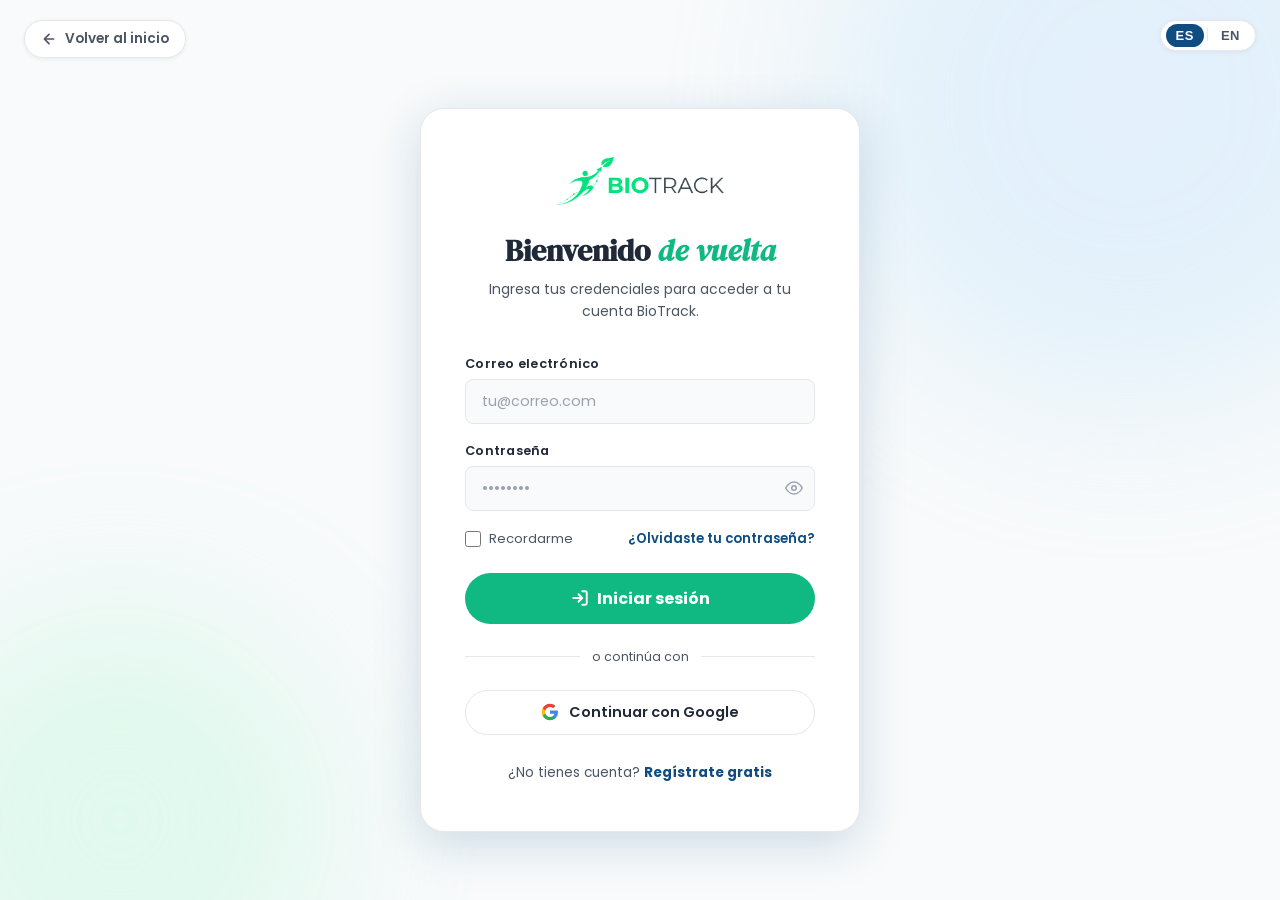
<file: docs/pages/login.html>
<!DOCTYPE html>
<html lang="es">
<head>
  <meta charset="UTF-8" />
  <meta name="viewport" content="width=device-width, initial-scale=1.0" />
  <title data-i18n="login-page-title">BioTrack | Iniciar sesión</title>
  <link rel="preconnect" href="https://fonts.googleapis.com" />
  <link rel="preconnect" href="https://fonts.gstatic.com" crossorigin />
  <link href="https://fonts.googleapis.com/css2?family=DM+Serif+Display:ital@0;1&family=Poppins:wght@300;400;500;600;700&display=swap" rel="stylesheet" />
  <link rel="icon" type="image/x-icon" href="../images/favicon.ico">
  <link rel="stylesheet" href="../styles/styles-login.css" />
</head>
<body>

  <!-- Fondo decorativo -->
  <div class="auth-bg">
    <div class="auth-blob blob-1"></div>
    <div class="auth-blob blob-2"></div>
  </div>

  <!-- Botón volver al inicio -->
  <a href="../index.html" class="back-btn" aria-label="Volver al inicio">
    <svg width="16" height="16" viewBox="0 0 24 24" fill="none" stroke="currentColor" stroke-width="2.5" stroke-linecap="round" stroke-linejoin="round">
      <path d="M19 12H5M12 19l-7-7 7-7"/>
    </svg>
    <span data-i18n="auth-back-home">Volver al inicio</span>
  </a>

  <div class="lang-switcher auth-lang-switcher" role="group" aria-label="Seleccionar idioma">
    <button class="lang-btn active" data-lang="es" onclick="applyLanguage('es')" aria-label="Español">ES</button>
    <span class="lang-divider">|</span>
    <button class="lang-btn" data-lang="en" onclick="applyLanguage('en')" aria-label="English">EN</button>
  </div>

  <main class="auth-wrapper">
    <div class="auth-card">

      <!-- Logo -->
      <div class="auth-logo">
        <img src="../images/biotrack-1.png" alt="BioTrack" />
      </div>

      <!-- Encabezado -->
      <div class="auth-header">
        <h1><span data-i18n="login-title-main">Bienvenido</span> <em data-i18n="login-title-em">de vuelta</em></h1>
        <p data-i18n="login-subtitle">Ingresa tus credenciales para acceder a tu cuenta BioTrack.</p>
      </div>

      <!-- Formulario -->
      <form novalidate>

        <div class="form-group">
          <label for="email" data-i18n="auth-email-label">Correo electrónico</label>
          <input
            type="email"
            id="email"
            name="email"
            class="form-input"
            data-i18n-placeholder="auth-email-ph"
            placeholder="tu@correo.com"
            autocomplete="email"
            required
          />
        </div>

        <div class="form-group">
          <label for="password" data-i18n="auth-password-label">Contraseña</label>
          <div class="pwd-wrapper">
            <input
              type="password"
              id="password"
              name="password"
              class="form-input"
              placeholder="••••••••"
              autocomplete="current-password"
              required
            />
            <button type="button" class="toggle-pwd" aria-label="Mostrar contraseña" data-i18n-aria-label="auth-show-password">
              <svg class="eye-icon" width="18" height="18" viewBox="0 0 24 24" fill="none" stroke="currentColor" stroke-width="2" stroke-linecap="round" stroke-linejoin="round"><path d="M1 12s4-8 11-8 11 8 11 8-4 8-11 8-11-8-11-8z"/><circle cx="12" cy="12" r="3"/></svg>
              <svg class="eye-off-icon" width="18" height="18" viewBox="0 0 24 24" fill="none" stroke="currentColor" stroke-width="2" stroke-linecap="round" stroke-linejoin="round" style="display:none"><path d="M17.94 17.94A10.07 10.07 0 0112 20c-7 0-11-8-11-8a18.45 18.45 0 015.06-5.94"/><path d="M9.9 4.24A9.12 9.12 0 0112 4c7 0 11 8 11 8a18.5 18.5 0 01-2.16 3.19"/><line x1="1" y1="1" x2="23" y2="23"/></svg>
            </button>
          </div>
        </div>

        <div class="form-row">
          <label class="checkbox-label">
            <input type="checkbox" name="remember" />
            <span data-i18n="login-remember">Recordarme</span>
          </label>
          <a href="#" class="forgot-link" data-i18n="login-forgot">¿Olvidaste tu contraseña?</a>
        </div>

        <button type="submit" class="btn-submit">
          <svg width="18" height="18" viewBox="0 0 24 24" fill="none" stroke="currentColor" stroke-width="2.5" stroke-linecap="round" stroke-linejoin="round">
            <path d="M15 3h4a2 2 0 0 1 2 2v14a2 2 0 0 1-2 2h-4M10 17l5-5-5-5M15 12H3"/>
          </svg>
          <span data-i18n="login-submit">Iniciar sesión</span>
        </button>

      </form>

      <div class="divider" data-i18n="login-divider">o continúa con</div>

      <!-- Google -->
      <button type="button" class="btn-google">
        <svg width="18" height="18" viewBox="0 0 24 24" aria-hidden="true">
          <path d="M22.56 12.25c0-.78-.07-1.53-.2-2.25H12v4.26h5.92c-.26 1.37-1.04 2.53-2.21 3.31v2.77h3.57c2.08-1.92 3.28-4.74 3.28-8.09z" fill="#4285F4"/>
          <path d="M12 23c2.97 0 5.46-.98 7.28-2.66l-3.57-2.77c-.98.66-2.23 1.06-3.71 1.06-2.86 0-5.29-1.93-6.16-4.53H2.18v2.84C3.99 20.53 7.7 23 12 23z" fill="#34A853"/>
          <path d="M5.84 14.09c-.22-.66-.35-1.36-.35-2.09s.13-1.43.35-2.09V7.07H2.18C1.43 8.55 1 10.22 1 12s.43 3.45 1.18 4.93l3.66-2.84z" fill="#FBBC05"/>
          <path d="M12 5.38c1.62 0 3.06.56 4.21 1.64l3.15-3.15C17.45 2.09 14.97 1 12 1 7.7 1 3.99 3.47 2.18 7.07l3.66 2.84c.87-2.6 3.3-4.53 6.16-4.53z" fill="#EA4335"/>
        </svg>
        <span data-i18n="auth-google">Continuar con Google</span>
      </button>

      <!-- Pie -->
      <p class="auth-footer">
        <span data-i18n="login-no-account">¿No tienes cuenta?</span> <a href="signup.html" data-i18n="login-no-account-link">Regístrate gratis</a>
      </p>

    </div>
  </main>

  <script src="../i18n.js"></script>
  <script>
    const toggleBtn = document.querySelector('.toggle-pwd');
    const pwdField  = document.getElementById('password');

    const pwdLabels = {
      es: { show: 'Mostrar contraseña', hide: 'Ocultar contraseña' },
      en: { show: 'Show password', hide: 'Hide password' }
    };

    function syncPwdAriaLabel() {
      const lang = document.documentElement.lang === 'en' ? 'en' : 'es';
      const isHidden = pwdField.type === 'password';
      toggleBtn.setAttribute('aria-label', isHidden ? pwdLabels[lang].show : pwdLabels[lang].hide);
    }

    toggleBtn.addEventListener('click', () => {
      const show = pwdField.type === 'password';
      pwdField.type = show ? 'text' : 'password';
      toggleBtn.querySelector('.eye-icon').style.display     = show ? 'none' : '';
      toggleBtn.querySelector('.eye-off-icon').style.display = show ? ''     : 'none';
      syncPwdAriaLabel();
    });

    document.addEventListener('biotrack:lang-changed', syncPwdAriaLabel);
    syncPwdAriaLabel();
  </script>

</body>
</html>
</file>
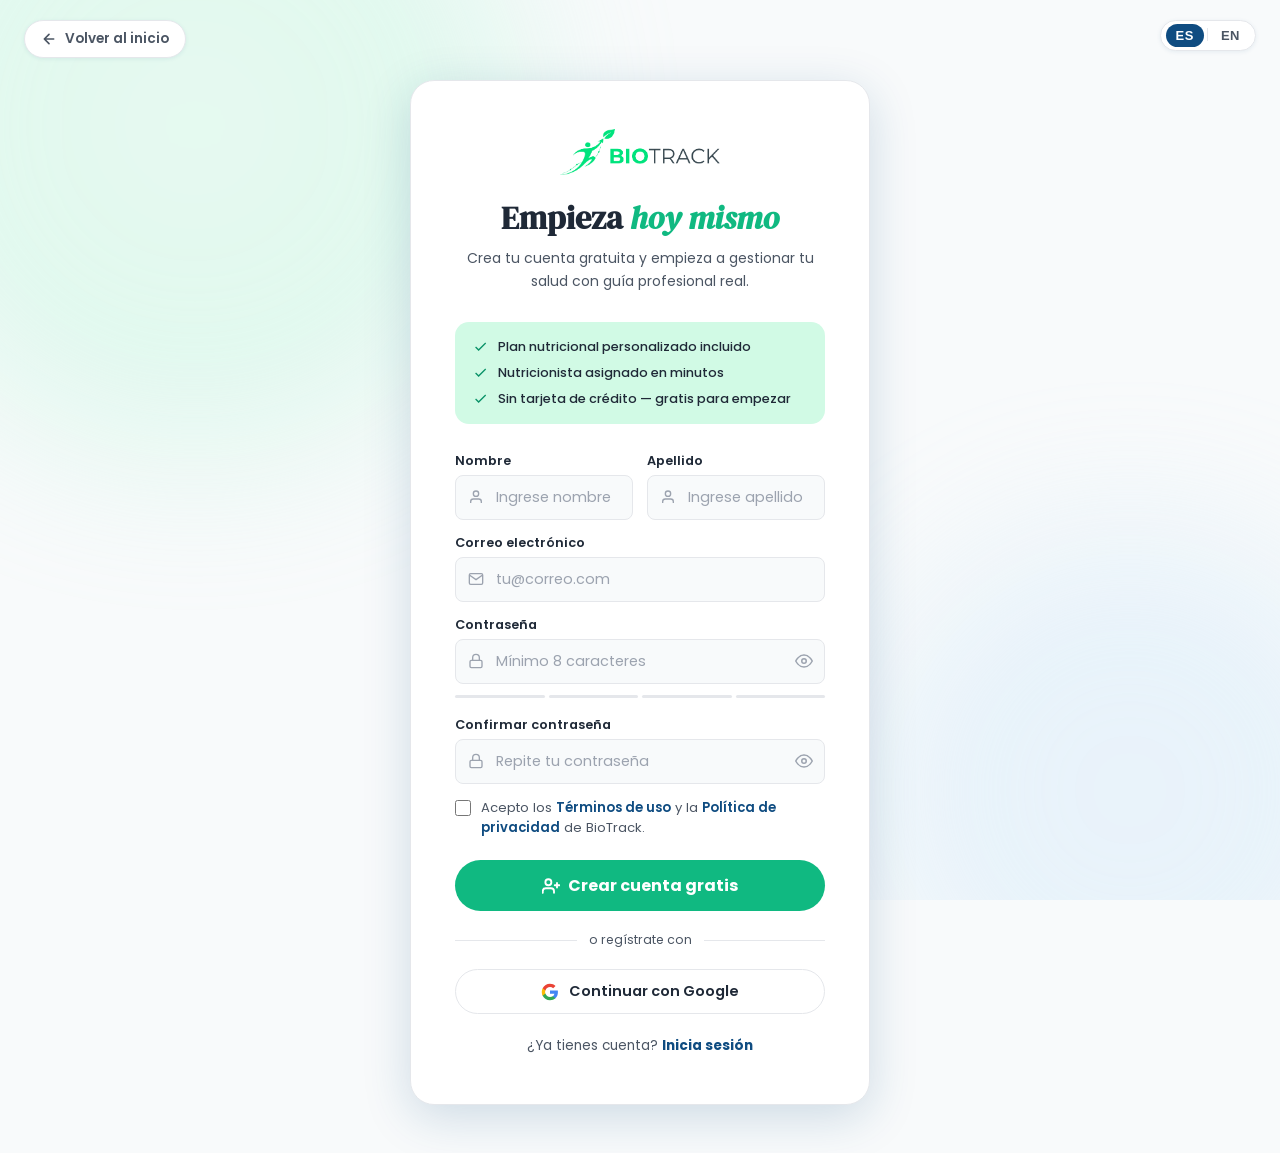
<file: docs/pages/signup.html>
﻿<!DOCTYPE html>
<html lang="es">
<head>
  <meta charset="UTF-8" />
  <meta name="viewport" content="width=device-width, initial-scale=1.0" />
  <title data-i18n="signup-page-title">BioTrack | Crear cuenta gratis</title>
  <link rel="preconnect" href="https://fonts.googleapis.com" />
  <link rel="preconnect" href="https://fonts.gstatic.com" crossorigin />
  <link href="https://fonts.googleapis.com/css2?family=DM+Serif+Display:ital@0;1&family=Poppins:wght@300;400;500;600;700&display=swap" rel="stylesheet" />
  <link rel="icon" type="image/x-icon" href="../images/favicon.ico">
  <link rel="stylesheet" href="../styles/styles-signup.css" />
</head>
<body>

  <div class="auth-bg">
    <div class="auth-blob blob-1"></div>
    <div class="auth-blob blob-2"></div>
  </div>

  <a href="../index.html" class="back-btn" aria-label="Volver al inicio">
    <svg width="16" height="16" viewBox="0 0 24 24" fill="none" stroke="currentColor" stroke-width="2.5" stroke-linecap="round" stroke-linejoin="round">
      <path d="M19 12H5M12 19l-7-7 7-7"/>
    </svg>
    <span data-i18n="auth-back-home">Volver al inicio</span>
  </a>

  <div class="lang-switcher auth-lang-switcher" role="group" aria-label="Seleccionar idioma">
    <button class="lang-btn active" data-lang="es" onclick="applyLanguage('es')" aria-label="Español">ES</button>
    <span class="lang-divider">|</span>
    <button class="lang-btn" data-lang="en" onclick="applyLanguage('en')" aria-label="English">EN</button>
  </div>

  <main class="auth-wrapper">
    <div class="auth-form-side">
      <div class="auth-card">

        <!-- Logo -->
        <div class="auth-logo">
          <img src="../images/biotrack-1.png" alt="BioTrack" />
        </div>

        <!-- Encabezado -->
        <div class="auth-header">
          <h1><span data-i18n="signup-title-main">Empieza</span> <em data-i18n="signup-title-em">hoy mismo</em></h1>
          <p data-i18n="signup-subtitle">Crea tu cuenta gratuita y empieza a gestionar tu salud con guía profesional real.</p>
        </div>

        <!-- Beneficios rápidos -->
        <div class="auth-perks">
          <div class="perk">
            <svg width="15" height="15" viewBox="0 0 24 24" fill="currentColor"><path d="M9 16.17L4.83 12l-1.42 1.41L9 19 21 7l-1.41-1.41z"/></svg>
            <span data-i18n="signup-perk-1">Plan nutricional personalizado incluido</span>
          </div>
          <div class="perk">
            <svg width="15" height="15" viewBox="0 0 24 24" fill="currentColor"><path d="M9 16.17L4.83 12l-1.42 1.41L9 19 21 7l-1.41-1.41z"/></svg>
            <span data-i18n="signup-perk-2">Nutricionista asignado en minutos</span>
          </div>
          <div class="perk">
            <svg width="15" height="15" viewBox="0 0 24 24" fill="currentColor"><path d="M9 16.17L4.83 12l-1.42 1.41L9 19 21 7l-1.41-1.41z"/></svg>
            <span data-i18n="signup-perk-3">Sin tarjeta de crédito — gratis para empezar</span>
          </div>
        </div>

        <!-- Formulario -->
        <form novalidate>

          <div class="form-row-2">
            <div class="form-group">
              <label for="nombre" data-i18n="signup-firstname-label">Nombre</label>
              <div class="input-wrapper">
                <svg class="input-icon" width="16" height="16" viewBox="0 0 24 24" fill="none" stroke="currentColor" stroke-width="2"><path d="M20 21v-2a4 4 0 00-4-4H8a4 4 0 00-4 4v2"/><circle cx="12" cy="7" r="4"/></svg>
                <input type="text" id="nombre" name="nombre" class="form-input" data-i18n-placeholder="signup-firstname-ph" placeholder="Ingrese nombre" autocomplete="given-name" required />
              </div>
            </div>
            <div class="form-group">
              <label for="apellido" data-i18n="signup-lastname-label">Apellido</label>
              <div class="input-wrapper">
                <svg class="input-icon" width="16" height="16" viewBox="0 0 24 24" fill="none" stroke="currentColor" stroke-width="2"><path d="M20 21v-2a4 4 0 00-4-4H8a4 4 0 00-4 4v2"/><circle cx="12" cy="7" r="4"/></svg>
                <input type="text" id="apellido" name="apellido" class="form-input" data-i18n-placeholder="signup-lastname-ph" placeholder="Ingrese apellido" autocomplete="family-name" required />
              </div>
            </div>
          </div>

          <div class="form-group">
            <label for="email" data-i18n="auth-email-label">Correo electrónico</label>
            <div class="input-wrapper">
              <svg class="input-icon" width="16" height="16" viewBox="0 0 24 24" fill="none" stroke="currentColor" stroke-width="2"><path d="M4 4h16c1.1 0 2 .9 2 2v12c0 1.1-.9 2-2 2H4c-1.1 0-2-.9-2-2V6c0-1.1.9-2 2-2z"/><polyline points="22,6 12,13 2,6"/></svg>
              <input type="email" id="email" name="email" class="form-input" data-i18n-placeholder="auth-email-ph" placeholder="tu@correo.com" autocomplete="email" required />
            </div>
          </div>

          <div class="form-group">
            <label for="password" data-i18n="auth-password-label">Contraseña</label>
            <div class="input-wrapper">
              <svg class="input-icon" width="16" height="16" viewBox="0 0 24 24" fill="none" stroke="currentColor" stroke-width="2"><rect x="3" y="11" width="18" height="11" rx="2" ry="2"/><path d="M7 11V7a5 5 0 0110 0v4"/></svg>
              <input type="password" id="password" name="password" class="form-input has-toggle" data-i18n-placeholder="signup-password-ph" placeholder="Mínimo 8 caracteres" autocomplete="new-password" required />
              <button type="button" class="toggle-pwd" aria-label="Mostrar contraseña" data-i18n-aria-label="auth-show-password" data-target="password">
                <svg class="eye-icon" width="18" height="18" viewBox="0 0 24 24" fill="none" stroke="currentColor" stroke-width="2" stroke-linecap="round" stroke-linejoin="round"><path d="M1 12s4-8 11-8 11 8 11 8-4 8-11 8-11-8-11-8z"/><circle cx="12" cy="12" r="3"/></svg>
                <svg class="eye-off-icon" width="18" height="18" viewBox="0 0 24 24" fill="none" stroke="currentColor" stroke-width="2" stroke-linecap="round" stroke-linejoin="round" style="display:none"><path d="M17.94 17.94A10.07 10.07 0 0112 20c-7 0-11-8-11-8a18.45 18.45 0 015.06-5.94"/><path d="M9.9 4.24A9.12 9.12 0 0112 4c7 0 11 8 11 8a18.5 18.5 0 01-2.16 3.19"/><line x1="1" y1="1" x2="23" y2="23"/></svg>
              </button>
            </div>
            <div class="strength-wrap">
              <div class="strength-bars">
                <div class="strength-bar" id="s1"></div>
                <div class="strength-bar" id="s2"></div>
                <div class="strength-bar" id="s3"></div>
                <div class="strength-bar" id="s4"></div>
              </div>
              <span class="strength-hint" id="strength-hint"></span>
            </div>
          </div>

          <div class="form-group">
            <label for="password2" data-i18n="signup-password2-label">Confirmar contraseña</label>
            <div class="input-wrapper">
              <svg class="input-icon" width="16" height="16" viewBox="0 0 24 24" fill="none" stroke="currentColor" stroke-width="2"><rect x="3" y="11" width="18" height="11" rx="2" ry="2"/><path d="M7 11V7a5 5 0 0110 0v4"/></svg>
              <input type="password" id="password2" name="password2" class="form-input has-toggle" data-i18n-placeholder="signup-password2-ph" placeholder="Repite tu contraseña" autocomplete="new-password" required />
              <button type="button" class="toggle-pwd" aria-label="Mostrar contraseña" data-i18n-aria-label="auth-show-password" data-target="password2">
                <svg class="eye-icon" width="18" height="18" viewBox="0 0 24 24" fill="none" stroke="currentColor" stroke-width="2" stroke-linecap="round" stroke-linejoin="round"><path d="M1 12s4-8 11-8 11 8 11 8-4 8-11 8-11-8-11-8z"/><circle cx="12" cy="12" r="3"/></svg>
                <svg class="eye-off-icon" width="18" height="18" viewBox="0 0 24 24" fill="none" stroke="currentColor" stroke-width="2" stroke-linecap="round" stroke-linejoin="round" style="display:none"><path d="M17.94 17.94A10.07 10.07 0 0112 20c-7 0-11-8-11-8a18.45 18.45 0 015.06-5.94"/><path d="M9.9 4.24A9.12 9.12 0 0112 4c7 0 11 8 11 8a18.5 18.5 0 01-2.16 3.19"/><line x1="1" y1="1" x2="23" y2="23"/></svg>
              </button>
            </div>
          </div>

          <label class="terms-label">
            <input type="checkbox" name="terms" required />
            <span>
              <span data-i18n="signup-terms-prefix">Acepto los</span>
              <a href="#" data-i18n="signup-terms-link1">Términos de uso</a>
              <span data-i18n="signup-terms-mid">y la</span>
              <a href="#" data-i18n="signup-terms-link2">Política de privacidad</a>
              <span data-i18n="signup-terms-suffix">de BioTrack.</span>
            </span>
          </label>

          <button type="submit" class="btn-submit">
            <svg width="18" height="18" viewBox="0 0 24 24" fill="none" stroke="currentColor" stroke-width="2.5" stroke-linecap="round" stroke-linejoin="round">
              <path d="M16 21v-2a4 4 0 00-4-4H5a4 4 0 00-4 4v2"/><circle cx="8.5" cy="7" r="4"/>
              <line x1="20" y1="8" x2="20" y2="14"/><line x1="23" y1="11" x2="17" y2="11"/>
            </svg>
            <span data-i18n="signup-submit">Crear cuenta gratis</span>
          </button>

        </form>

        <div class="divider" data-i18n="signup-divider">o regístrate con</div>

        <button type="button" class="btn-google">
          <svg width="18" height="18" viewBox="0 0 24 24" aria-hidden="true">
            <path d="M22.56 12.25c0-.78-.07-1.53-.2-2.25H12v4.26h5.92c-.26 1.37-1.04 2.53-2.21 3.31v2.77h3.57c2.08-1.92 3.28-4.74 3.28-8.09z" fill="#4285F4"/>
            <path d="M12 23c2.97 0 5.46-.98 7.28-2.66l-3.57-2.77c-.98.66-2.23 1.06-3.71 1.06-2.86 0-5.29-1.93-6.16-4.53H2.18v2.84C3.99 20.53 7.7 23 12 23z" fill="#34A853"/>
            <path d="M5.84 14.09c-.22-.66-.35-1.36-.35-2.09s.13-1.43.35-2.09V7.07H2.18C1.43 8.55 1 10.22 1 12s.43 3.45 1.18 4.93l3.66-2.84z" fill="#FBBC05"/>
            <path d="M12 5.38c1.62 0 3.06.56 4.21 1.64l3.15-3.15C17.45 2.09 14.97 1 12 1 7.7 1 3.99 3.47 2.18 7.07l3.66 2.84c.87-2.6 3.3-4.53 6.16-4.53z" fill="#EA4335"/>
          </svg>
          <span data-i18n="auth-google">Continuar con Google</span>
        </button>

        <p class="auth-footer">
          <span data-i18n="signup-have-account">¿Ya tienes cuenta?</span> <a href="login.html" data-i18n="signup-have-account-link">Inicia sesión</a>
        </p>

      </div>
    </div>
  </main>

  <script src="../i18n.js"></script>
  <script>
    // Indicador fortaleza de contraseña
    const pwdInput = document.getElementById('password');
    const bars  = ['s1','s2','s3','s4'].map(id => document.getElementById(id));
    const hint  = document.getElementById('strength-hint');
    const levels = [
      { color: '#DC3545', key: 'signup-strength-1', es: 'Muy débil', en: 'Very weak' },
      { color: '#f97316', key: 'signup-strength-2', es: 'Débil', en: 'Weak' },
      { color: '#FBBF24', key: 'signup-strength-3', es: 'Aceptable', en: 'Fair' },
      { color: '#10B981', key: 'signup-strength-4', es: 'Fuerte', en: 'Strong' },
    ];

    const getLang = () => document.documentElement.lang === 'en' ? 'en' : 'es';

    function tAuth(key, esFallback, enFallback) {
      const lang = getLang();
      if (typeof translations !== 'undefined' && translations[lang] && translations[lang][key] !== undefined) {
        return translations[lang][key];
      }
      return lang === 'en' ? enFallback : esFallback;
    }

    function syncPwdAriaLabels() {
      document.querySelectorAll('.toggle-pwd').forEach(btn => {
        const input = document.getElementById(btn.dataset.target);
        const isHidden = input.type === 'password';
        btn.setAttribute('aria-label', isHidden
          ? tAuth('auth-show-password', 'Mostrar contraseña', 'Show password')
          : tAuth('auth-hide-password', 'Ocultar contraseña', 'Hide password'));
      });
    }

    function getStrengthLabel(level) {
      return tAuth(level.key, level.es, level.en);
    }

    function renderStrengthHint() {
      const v = pwdInput.value;
      let score = 0;
      if (v.length >= 8)           score++;
      if (/[A-Z]/.test(v))         score++;
      if (/[0-9]/.test(v))         score++;
      if (/[^A-Za-z0-9]/.test(v))  score++;

      bars.forEach((bar, i) => {
        bar.style.background = i < score ? levels[score - 1].color : 'var(--gray-border)';
      });

      hint.textContent = v.length === 0 ? '' : getStrengthLabel(levels[score - 1]);
      hint.style.color = score > 0 ? levels[score - 1].color : 'var(--gray-mid)';
    }

    // Toggle visibilidad contraseña
    document.querySelectorAll('.toggle-pwd').forEach(btn => {
      btn.addEventListener('click', () => {
        const input = document.getElementById(btn.dataset.target);
        const isHidden = input.type === 'password';
        input.type = isHidden ? 'text' : 'password';
        btn.querySelector('.eye-icon').style.display     = isHidden ? 'none'  : '';
        btn.querySelector('.eye-off-icon').style.display = isHidden ? ''      : 'none';
        syncPwdAriaLabels();
      });
    });

    pwdInput.addEventListener('input', renderStrengthHint);
    document.addEventListener('biotrack:lang-changed', () => {
      syncPwdAriaLabels();
      renderStrengthHint();
    });

    syncPwdAriaLabels();
    renderStrengthHint();
  </script>

</body>
</html>
</file>
<file: docs/styles/styles-login.css>
:root {
      --blue:        #0F4C81;
      --blue-dark:   #0a3660;
      --blue-light:  #e8f0f9;
      --green:       #10B981;
      --green-dark:  #0a9268;
      --green-light: #d1fae5;
      --gray-dark:   #1F2937;
      --gray-mid:    #4B5563;
      --gray-light:  #F3F4F6;
      --gray-border: #E5E7EB;
      --white:       #ffffff;
      --bg:          #F8FAFB;
      --font-display:'DM Serif Display', Georgia, serif;
      --font-body:   'Poppins', system-ui, sans-serif;
      --radius-sm:   8px;
      --radius-md:   14px;
      --radius-lg:   24px;
      --radius-xl:   40px;
      --shadow-sm:   0 1px 4px rgba(15,76,129,.08);
      --shadow-md:   0 4px 20px rgba(15,76,129,.12);
      --shadow-lg:   0 12px 48px rgba(15,76,129,.18);
      --transition:  .25s cubic-bezier(.4,0,.2,1);
    }

    *, *::before, *::after { box-sizing: border-box; margin: 0; padding: 0; }

    html { font-size: 16px; -webkit-text-size-adjust: 100%; }

    body {
      font-family: var(--font-body);
      color: var(--gray-dark);
      background: var(--bg);
      min-height: 100vh;
      display: flex;
      flex-direction: column;
      -webkit-font-smoothing: antialiased;
    }

    img { display: block; max-width: 100%; }
    a   { text-decoration: none; color: inherit; }

    /* ── Fondo decorativo ── */
    .auth-bg {
      position: fixed; inset: 0; z-index: 0; pointer-events: none; overflow: hidden;
    }
    .auth-blob {
      position: absolute; border-radius: 50%;
      filter: blur(80px); opacity: .45;
    }
    .blob-1 {
      width: 600px; height: 600px;
      background: radial-gradient(circle, #d1e8ff, #bce3f5);
      top: -200px; right: -150px;
    }
    .blob-2 {
      width: 400px; height: 400px;
      background: radial-gradient(circle, #d1fae5, #a7f3d0);
      bottom: -120px; left: -80px;
    }

    /* ── Botón volver ── */
    .back-btn {
      position: fixed; top: 20px; left: 24px; z-index: 100;
      display: inline-flex; align-items: center; gap: 8px;
      font-family: var(--font-body); font-size: .85rem; font-weight: 600;
      color: var(--gray-mid);
      background: var(--white);
      border: 1.5px solid var(--gray-border);
      border-radius: var(--radius-xl);
      padding: 8px 16px;
      cursor: pointer;
      transition: var(--transition);
      box-shadow: var(--shadow-sm);
    }
    .back-btn:hover {
      border-color: var(--blue);
      color: var(--blue);
      transform: translateX(-2px);
      box-shadow: var(--shadow-md);
    }
    .back-btn svg { flex-shrink: 0; }

    /* ── Selector de idioma ── */
    .auth-lang-switcher {
      position: fixed; top: 20px; right: 24px; z-index: 100;
      display: flex; align-items: center; gap: 2px;
      background-color: var(--white);
      border: 1.5px solid var(--gray-border);
      border-radius: var(--radius-xl);
      padding: 3px 5px;
      box-shadow: var(--shadow-sm);
    }
    .lang-btn {
      border: none;
      background: transparent;
      font-size: 13px;
      font-weight: 700;
      color: var(--gray-mid);
      padding: 4px 10px;
      border-radius: var(--radius-xl);
      cursor: pointer;
      transition: background-color var(--transition), color var(--transition);
      letter-spacing: .04em;
    }
    .lang-btn.active {
      background-color: var(--blue);
      color: var(--white);
    }
    .lang-btn:not(.active):hover {
      background-color: var(--blue-light);
      color: var(--blue);
    }
    .lang-divider {
      color: var(--gray-border);
      font-size: 14px;
      font-weight: 300;
      user-select: none;
    }

    /* ── Wrapper principal ── */
    .auth-wrapper {
      position: relative; z-index: 1;
      flex: 1; display: flex; align-items: center; justify-content: center;
      padding: 80px 24px 40px;
    }

    /* ── Card ── */
    .auth-card {
      background: var(--white);
      border-radius: var(--radius-lg);
      box-shadow: var(--shadow-lg);
      border: 1px solid var(--gray-border);
      padding: 48px 44px;
      width: 100%; max-width: 440px;
      animation: fadeUp .4s ease both;
    }

    @keyframes fadeUp {
      from { opacity: 0; transform: translateY(18px); }
      to   { opacity: 1; transform: translateY(0); }
    }

    /* ── Logo dentro del card ── */
    .auth-logo {
      display: flex; justify-content: center; margin-bottom: 28px;
    }
    .auth-logo img {
      height: 48px; width: auto; max-width: none;
    }

    /* ── Encabezado ── */
    .auth-header { text-align: center; margin-bottom: 32px; }
    .auth-header h1 {
      font-family: var(--font-display);
      font-size: 1.9rem; line-height: 1.2;
      color: var(--gray-dark); margin-bottom: 8px;
    }
    .auth-header h1 em { font-style: italic; color: var(--green); }
    .auth-header p {
      font-size: .875rem; color: var(--gray-mid); line-height: 1.6;
    }

    /* ── Formulario ── */
    .form-group { display: flex; flex-direction: column; gap: 6px; margin-bottom: 18px; }

    .form-group label {
      font-size: .8rem; font-weight: 600; color: var(--gray-dark);
      letter-spacing: .02em;
    }

    .form-input {
      padding: 11px 16px;
      border: 1.5px solid var(--gray-border);
      border-radius: var(--radius-sm);
      font-family: var(--font-body); font-size: .9rem;
      color: var(--gray-dark);
      background: var(--bg);
      transition: var(--transition);
      outline: none;
    }
    .form-input:focus {
      border-color: var(--blue);
      background: var(--white);
      box-shadow: 0 0 0 3px rgba(15,76,129,.08);
    }
    .form-input::placeholder { color: #9CA3AF; }

    /* ── Toggle visibilidad contraseña ── */
    .pwd-wrapper { position: relative; }
    .pwd-wrapper .form-input { width: 100%; padding-right: 42px; }
    .toggle-pwd {
      position: absolute; right: 12px; top: 50%; transform: translateY(-50%);
      background: none; border: none; padding: 0; cursor: pointer;
      color: #9CA3AF; line-height: 0; transition: color .25s;
    }
    .toggle-pwd:hover { color: var(--blue); }

    /* ── Fila "recordarme / olvidé" ── */
    .form-row {
      display: flex; justify-content: space-between; align-items: center;
      margin-bottom: 24px;
    }
    .checkbox-label {
      display: flex; align-items: center; gap: 8px;
      font-size: .82rem; color: var(--gray-mid); cursor: pointer;
    }
    .checkbox-label input[type="checkbox"] {
      width: 16px; height: 16px; accent-color: var(--blue);
    }
    .forgot-link {
      font-size: .82rem; font-weight: 600;
      color: var(--blue);
      transition: color var(--transition);
    }
    .forgot-link:hover { color: var(--blue-dark); }

    /* ── Botón submit ── */
    .btn-submit {
      width: 100%; padding: 13px;
      background: var(--green); color: var(--white);
      border: none; border-radius: var(--radius-xl);
      font-family: var(--font-body); font-size: 1rem; font-weight: 700;
      cursor: pointer; transition: var(--transition);
      display: flex; align-items: center; justify-content: center; gap: 8px;
    }
    .btn-submit:hover {
      background: var(--green-dark);
      transform: translateY(-1px);
      box-shadow: 0 6px 20px rgba(16,185,129,.35);
    }

    /* ── Divisor ── */
    .divider {
      display: flex; align-items: center; gap: 12px;
      margin: 24px 0; color: var(--gray-mid); font-size: .78rem;
    }
    .divider::before, .divider::after {
      content: ''; flex: 1; height: 1px; background: var(--gray-border);
    }

    /* ── Botón Google ── */
    .btn-google {
      width: 100%; padding: 11px;
      background: var(--white); color: var(--gray-dark);
      border: 1.5px solid var(--gray-border); border-radius: var(--radius-xl);
      font-family: var(--font-body); font-size: .9rem; font-weight: 600;
      cursor: pointer; transition: var(--transition);
      display: flex; align-items: center; justify-content: center; gap: 10px;
    }
    .btn-google:hover { border-color: var(--blue); box-shadow: var(--shadow-sm); }

    /* ── Pie del card ── */
    .auth-footer {
      text-align: center; margin-top: 28px;
      font-size: .85rem; color: var(--gray-mid);
    }
    .auth-footer a {
      font-weight: 700; color: var(--blue);
      transition: color var(--transition);
    }
    .auth-footer a:hover { color: var(--blue-dark); }

    /* ── Responsive ── */
    @media (max-width: 480px) {
      .auth-card { padding: 36px 24px; }
      .back-btn  { top: 12px; left: 12px; }
      .auth-lang-switcher { top: 12px; right: 12px; }
    }
</file>
<file: docs/styles/styles-signup.css>
:root {
      --blue:        #0F4C81;
      --blue-dark:   #0a3660;
      --blue-light:  #e8f0f9;
      --green:       #10B981;
      --green-dark:  #0a9268;
      --green-light: #d1fae5;
      --gray-dark:   #1F2937;
      --gray-mid:    #4B5563;
      --gray-light:  #F3F4F6;
      --gray-border: #E5E7EB;
      --white:       #ffffff;
      --bg:          #F8FAFB;
      --font-display:'DM Serif Display', Georgia, serif;
      --font-body:   'Poppins', system-ui, sans-serif;
      --radius-sm:   8px;
      --radius-md:   14px;
      --radius-lg:   24px;
      --radius-xl:   40px;
      --shadow-sm:   0 1px 4px rgba(15,76,129,.08);
      --shadow-md:   0 4px 20px rgba(15,76,129,.12);
      --shadow-lg:   0 12px 48px rgba(15,76,129,.18);
      --transition:  .25s cubic-bezier(.4,0,.2,1);
    }

    *, *::before, *::after { box-sizing: border-box; margin: 0; padding: 0; }
    html { font-size: 16px; -webkit-text-size-adjust: 100%; }

    body {
      font-family: var(--font-body);
      color: var(--gray-dark);
      background: var(--bg);
      min-height: 100vh;
      display: flex;
      flex-direction: column;
      -webkit-font-smoothing: antialiased;
    }

    img { display: block; max-width: 100%; }
    a   { text-decoration: none; color: inherit; }

    /* ── Fondo ── */
    .auth-bg { position: fixed; inset: 0; z-index: 0; pointer-events: none; overflow: hidden; }
    .auth-blob { position: absolute; border-radius: 50%; filter: blur(80px); opacity: .4; }
    .blob-1 {
      width: 650px; height: 650px;
      background: radial-gradient(circle, #d1fae5, #a7f3d0);
      top: -200px; left: -130px;
    }
    .blob-2 {
      width: 500px; height: 500px;
      background: radial-gradient(circle, #dbeafe, #bce3f5);
      bottom: -140px; right: -100px;
    }

    /* ── Botón volver ── */
    .back-btn {
      position: fixed; top: 20px; left: 24px; z-index: 100;
      display: inline-flex; align-items: center; gap: 8px;
      font-family: var(--font-body); font-size: .85rem; font-weight: 600;
      color: var(--gray-mid); background: var(--white);
      border: 1.5px solid var(--gray-border); border-radius: var(--radius-xl);
      padding: 8px 16px; cursor: pointer;
      transition: var(--transition); box-shadow: var(--shadow-sm);
    }
    .back-btn:hover { border-color: var(--blue); color: var(--blue); transform: translateX(-2px); box-shadow: var(--shadow-md); }
    .back-btn svg { flex-shrink: 0; }

    /* ── Selector de idioma ── */
    .auth-lang-switcher {
      position: fixed; top: 20px; right: 24px; z-index: 100;
      display: flex; align-items: center; gap: 2px;
      background-color: var(--white);
      border: 1.5px solid var(--gray-border);
      border-radius: var(--radius-xl);
      padding: 3px 5px;
      box-shadow: var(--shadow-sm);
    }
    .lang-btn {
      border: none;
      background: transparent;
      font-size: 13px;
      font-weight: 700;
      color: var(--gray-mid);
      padding: 4px 10px;
      border-radius: var(--radius-xl);
      cursor: pointer;
      transition: background-color var(--transition), color var(--transition);
      letter-spacing: .04em;
    }
    .lang-btn.active {
      background-color: var(--blue);
      color: var(--white);
    }
    .lang-btn:not(.active):hover {
      background-color: var(--blue-light);
      color: var(--blue);
    }
    .lang-divider {
      color: var(--gray-border);
      font-size: 14px;
      font-weight: 300;
      user-select: none;
    }

    /* ── Layout split ── */
    .auth-wrapper {
      position: relative; z-index: 1;
      flex: 1; display: flex; align-items: stretch;
      min-height: 100vh;
    }

    /* Panel izquierdo — decorativo */
    .auth-panel {
      display: none;
    }

    /* Panel derecho — formulario */
    .auth-form-side {
      flex: 1; display: flex; align-items: center; justify-content: center;
      padding: 80px 24px 48px;
    }

    /* ── Card ── */
    .auth-card {
      background: var(--white);
      border-radius: var(--radius-lg);
      box-shadow: var(--shadow-lg);
      border: 1px solid var(--gray-border);
      padding: 48px 44px;
      width: 100%; max-width: 460px;
      animation: fadeUp .45s ease both;
    }

    @keyframes fadeUp {
      from { opacity: 0; transform: translateY(20px); }
      to   { opacity: 1; transform: translateY(0); }
    }

    /* ── Logo ── */
    .auth-logo { display: flex; justify-content: center; margin-bottom: 24px; }
    .auth-logo img { height: 46px; width: auto; max-width: none; }

    /* ── Encabezado ── */
    .auth-header { text-align: center; margin-bottom: 28px; }
    .auth-header h1 {
      font-family: var(--font-display);
      font-size: 2rem; line-height: 1.2;
      color: var(--gray-dark); margin-bottom: 10px;
    }
    .auth-header h1 em { font-style: italic; color: var(--green); }
    .auth-header p { font-size: .875rem; color: var(--gray-mid); line-height: 1.65; }

    /* ── Beneficios ── */
    .auth-perks {
      display: flex; flex-direction: column; gap: 8px;
      background: var(--green-light);
      border-radius: var(--radius-md);
      padding: 16px 18px;
      margin-bottom: 28px;
    }
    .perk {
      display: flex; align-items: center; gap: 10px;
      font-size: .8rem; font-weight: 500; color: var(--gray-dark);
    }
    .perk svg { flex-shrink: 0; color: var(--green-dark); }

    /* ── Formulario ── */
    .form-row-2 { display: grid; grid-template-columns: 1fr 1fr; gap: 14px; }

    .form-group { display: flex; flex-direction: column; gap: 5px; margin-bottom: 14px; }
    .form-group label { font-size: .8rem; font-weight: 600; color: var(--gray-dark); }

    .input-wrapper { position: relative; }
    .input-icon {
      position: absolute; left: 13px; top: 50%; transform: translateY(-50%);
      color: #9CA3AF; pointer-events: none;
    }

    .form-input {
      width: 100%; padding: 11px 16px 11px 40px;
      border: 1.5px solid var(--gray-border);
      border-radius: var(--radius-sm);
      font-family: var(--font-body); font-size: .9rem;
      color: var(--gray-dark); background: var(--bg);
      transition: var(--transition); outline: none;
    }
    .form-input.no-icon { padding-left: 16px; }
    .form-input:focus {
      border-color: var(--blue); background: var(--white);
      box-shadow: 0 0 0 3px rgba(15,76,129,.08);
    }
    .form-input::placeholder { color: #9CA3AF; }

    /* ── Fortaleza contraseña ── */
    .strength-wrap { margin-top: 6px; }
    .strength-bars { display: flex; gap: 4px; margin-bottom: 4px; }
    .strength-bar {
      flex: 1; height: 3px; border-radius: 2px;
      background: var(--gray-border); transition: background .3s;
    }
    .strength-hint { font-size: .72rem; color: var(--gray-mid); min-height: 16px; }

    /* ── Toggle visibilidad contraseña ── */
    .toggle-pwd {
      position: absolute; right: 12px; top: 50%; transform: translateY(-50%);
      background: none; border: none; padding: 0; cursor: pointer;
      color: #9CA3AF; line-height: 0; transition: color var(--transition);
    }
    .toggle-pwd:hover { color: var(--blue); }
    .form-input.has-toggle { padding-right: 40px; }

    /* ── Checkbox términos ── */
    .terms-label {
      display: flex; align-items: flex-start; gap: 10px;
      font-size: .82rem; color: var(--gray-mid);
      cursor: pointer; margin-bottom: 22px; line-height: 1.55;
    }
    .terms-label input[type="checkbox"] {
      width: 16px; height: 16px; margin-top: 2px;
      accent-color: var(--blue); flex-shrink: 0;
    }
    .terms-label a { color: var(--blue); font-weight: 600; }
    .terms-label a:hover { color: var(--blue-dark); }

    /* ── Botón submit ── */
    .btn-submit {
      width: 100%; padding: 13px;
      background: var(--green); color: var(--white);
      border: none; border-radius: var(--radius-xl);
      font-family: var(--font-body); font-size: 1rem; font-weight: 700;
      cursor: pointer; transition: var(--transition);
      display: flex; align-items: center; justify-content: center; gap: 8px;
    }
    .btn-submit:hover { background: var(--green-dark); transform: translateY(-1px); box-shadow: 0 6px 20px rgba(16,185,129,.35); }

    /* ── Divisor ── */
    .divider {
      display: flex; align-items: center; gap: 12px;
      margin: 20px 0; color: var(--gray-mid); font-size: .78rem;
    }
    .divider::before, .divider::after { content: ''; flex: 1; height: 1px; background: var(--gray-border); }

    /* ── Botón Google ── */
    .btn-google {
      width: 100%; padding: 11px;
      background: var(--white); color: var(--gray-dark);
      border: 1.5px solid var(--gray-border); border-radius: var(--radius-xl);
      font-family: var(--font-body); font-size: .9rem; font-weight: 600;
      cursor: pointer; transition: var(--transition);
      display: flex; align-items: center; justify-content: center; gap: 10px;
    }
    .btn-google:hover { border-color: var(--blue); box-shadow: var(--shadow-sm); }

    /* ── Pie ── */
    .auth-footer { text-align: center; margin-top: 22px; font-size: .85rem; color: var(--gray-mid); }
    .auth-footer a { font-weight: 700; color: var(--blue); transition: color var(--transition); }
    .auth-footer a:hover { color: var(--blue-dark); }

    /* ── Responsive ── */
    @media (max-width: 520px) {
      .auth-card  { padding: 36px 22px; }
      .form-row-2 { grid-template-columns: 1fr; }
      .back-btn   { top: 12px; left: 12px; padding: 6px 12px; font-size: .8rem; }
      .auth-lang-switcher { top: 12px; right: 12px; }
    }
</file>
